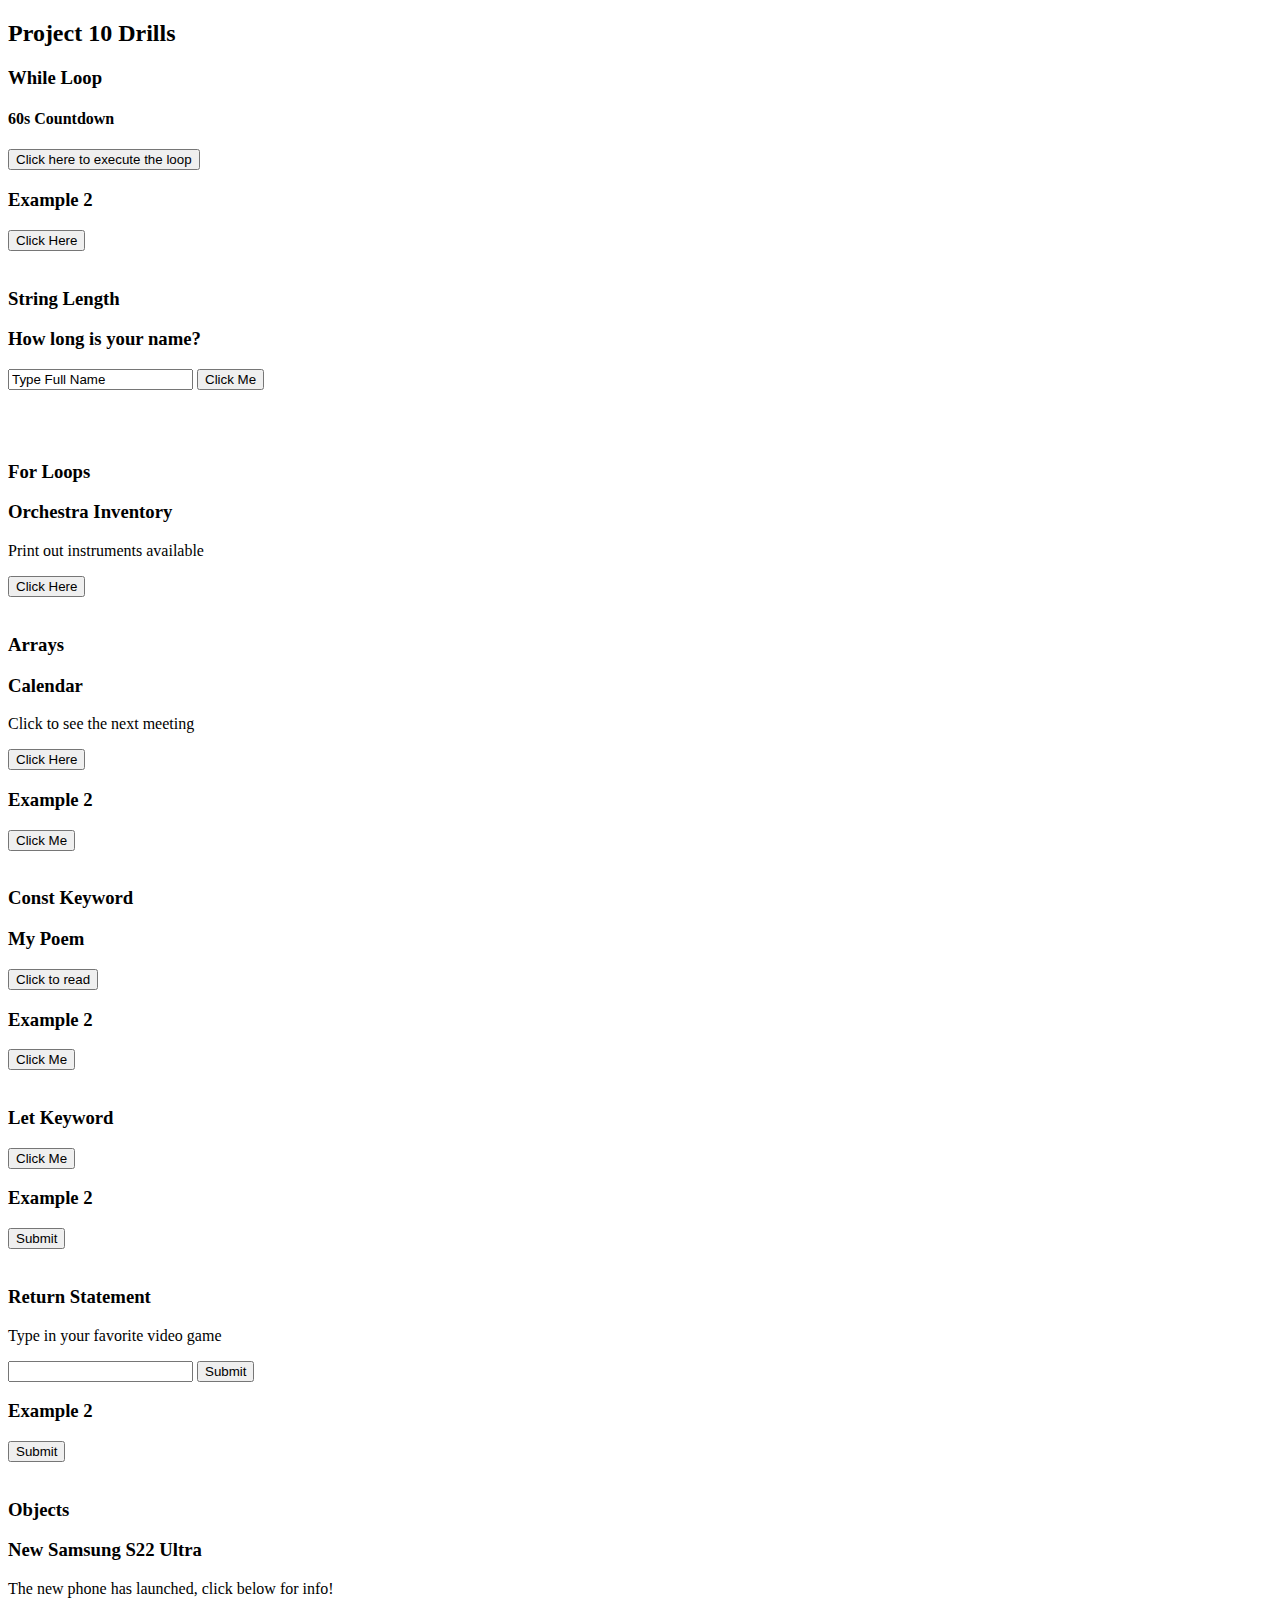
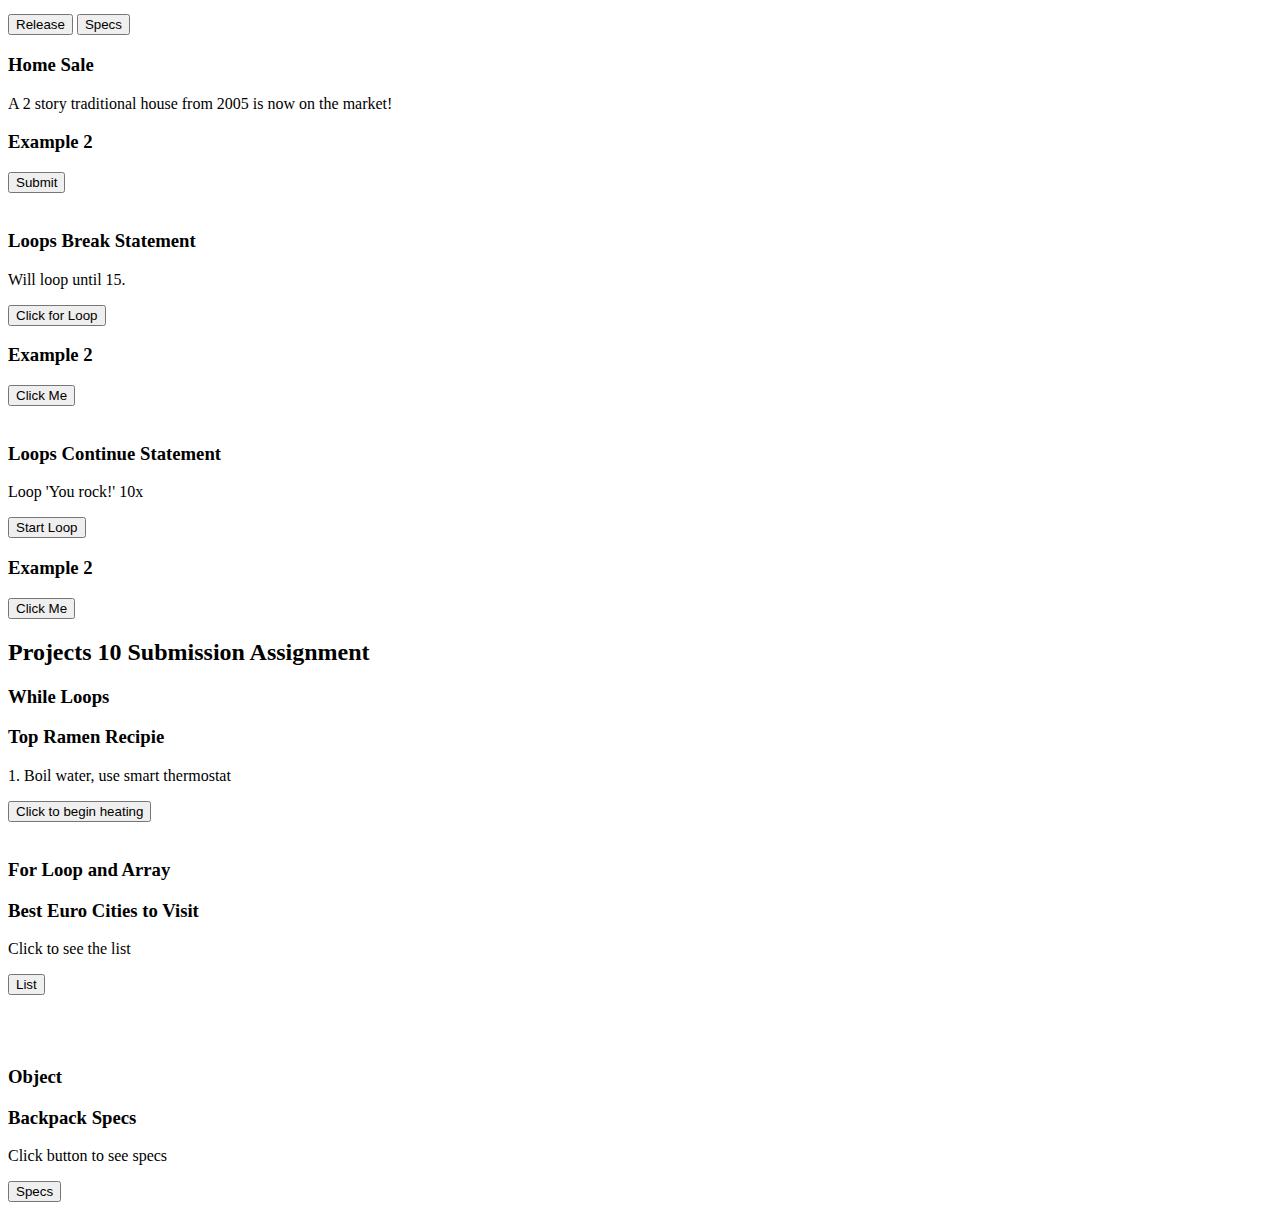
<file: Basic JavaScript Projects/Project10_loops_arrays/index.html>
<!DOCTYPE html>
<html lang="en">
    <head>
        <meta charset="utf-8">
        <title> Project 10 Loops and Arrays </title>
        <script src="./JS/main.js" defer></script>
    </head>
    <body>

        <h2> Project 10 Drills </h2>

        <h3> While Loop </h3>
        <h4> 60s Countdown </h4>
        <p id="Loop"></p>
        <button onclick="countTen()">Click here to execute the loop</button>

        <h3>Example 2</h3>
        <p id="message"></p>
        <button onclick="while_Function()">Click Here</button>

        <br> <br>

        <h3>String Length</h3>
        <h3>How long is your name?</h3>
        <input id="name" type="text" value="Type Full Name"/>
        <button onclick="nameFunct()">Click Me</button>
        <p id ="fullName"></p>

        <br> <br>
        
        <h3> For Loops </h3>
        <h3>Orchestra Inventory</h3>
        <p>Print out instruments available</p>
        <p id="List_of_Instruments"></p>
        <button onclick="for_Loop()">Click Here</button>

        <br> <br>

        <h3>Arrays</h3>
        <h3>Calendar</h3>
        <p>Click to see the next meeting</p>
        <p id="Array"></p>
        <button onclick="array_Function()">Click Here</button>

        <h3>Example 2</h3>
        <p id="item"></p>
        <button onclick="array_Function2()">Click Me</button>

        <br> <br>

        <h3>Const Keyword</h3>
        <h3>My Poem</h3>
        <p id="Constant"></p>
        <button onclick="constant_function()">Click to read</button>

        <h3> Example 2 </h3>
        <p id="Constant2"></p>
        <button onclick="constant_function2()">Click Me</button>

        <br> <br>

        <h3>Let Keyword</h3>
        <p id="output"></p>
        <p id="output2"></p>
        <button onclick="let_Funct()">Click Me</button>

        <h3> Example 2 </h3>
        <p id="letkw"></p>
        <button onclick="let_Funct2()">Submit</button>


        <br> <br>

        <h3>Return Statement</h3>
        <p>Type in your favorite video game</p>
        <input id="vidgame" type="text" value=""/>
        <button onclick="testReturn()">Submit</button>
        <p id="response"></p>
        
        <h3>Example 2</h3>
        <p id="return"></p>
        <button onclick="return_function()">Submit</button>

        <br> <br> 

        <h3>Objects</h3>
        <h3>New Samsung S22 Ultra</h3>
        <p>The new phone has launched, click below for info!</p>
        <p id="info"></p>
        <button onclick="productInfo()">Release</button>
        <button onclick="productInfo2()">Specs</button>

        <h3>Home Sale</h3>
        <p id="sale"></p>

        <h3> Example 2 </h3>
        <p id="obj2"></p>
        <button onclick="function_Object()">Submit</button>

        <br> <br>

        <h3>Loops Break Statement</h3>
        <p>Will loop until 15.</p>
        <p id="loop"></p>
        <button onclick="loopFunct()">Click for Loop</button>

        <h3>Example 2</h3>
        <p id="work"></p>
        <button onclick="break_function()">Click Me</button>

        <br> <br> 

        <h3>Loops Continue Statement</h3>
        <p>Loop 'You rock!' 10x</p>
        <p id="loop2"></p>
        <button onclick="loop2Funct()">Start Loop</button>

        <h3>Example 2</h3>
        <p id="work2"></p>
        <button onclick="continue_Function()">Click Me</button>

        <h2> Projects 10 Submission Assignment </h2>

        <h3> While Loops </h3>
        <h3>Top Ramen Recipie</h3>
        <p>1. Boil water, use smart thermostat</p>
        <p id="reply"></p>
        <button onclick="foodTemp()">Click to begin heating</button>

        <br> <br>

        <h3>For Loop and Array</h3>
        <h3>Best Euro Cities to Visit</h3>
        <p>Click to see the list</p>
        <button onclick="travelFunct()">List</button>
        <p id="citylist"></p>

        <br> <br>

        <h3>Object</h3>
        <h3>Backpack Specs</h3>
        <p>Click button to see specs</p>
        <button onclick="bpSpecs()">Specs</button>
        <p id="bplist"></p>
        

    </body>
</html>
</file>
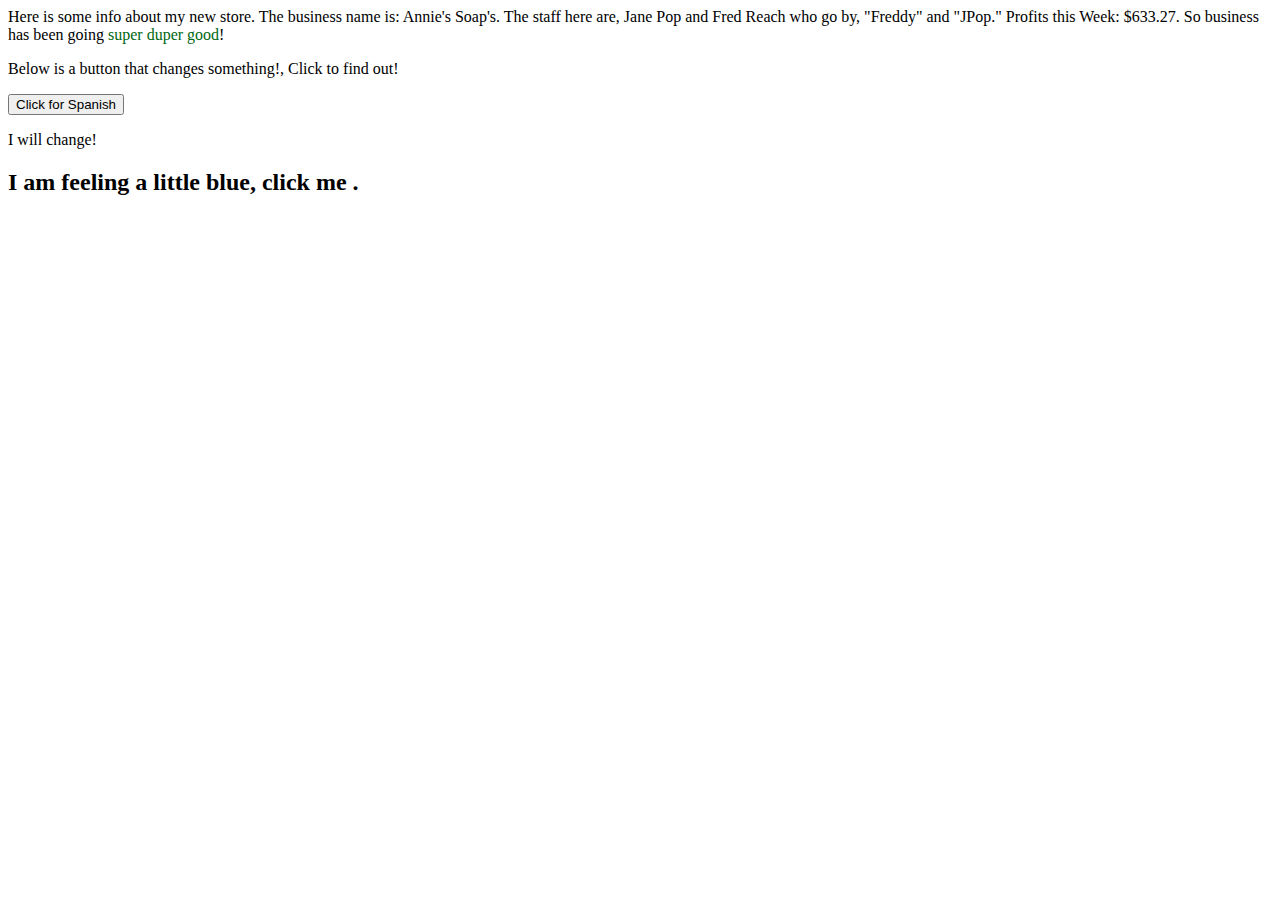
<file: Basic JavaScript Projects/Project1_expressions_alert/index.html>
<!DOCTYPE html>
<html lang="en">
    <head>
        <meta charset="utf-8">
        <title> Project 1 </title>
        <script src="./JS/main.js"></script>
    </head>

    <body>
        
        <p> Below is a button that changes something!, Click to find out!</p>
        <button onclick= "translateES()"> Click for Spanish </button>
        <p id="spanish"> I will change! </p>

        <h2 id="blueText" onclick="colorChange()"> I am feeling a little blue, click me .</h2>

        <script>
            function colorChange() {
                document.getElementById('blueText').style.color = "blue";
            }
        </script>
    </body>
</html>
</file>
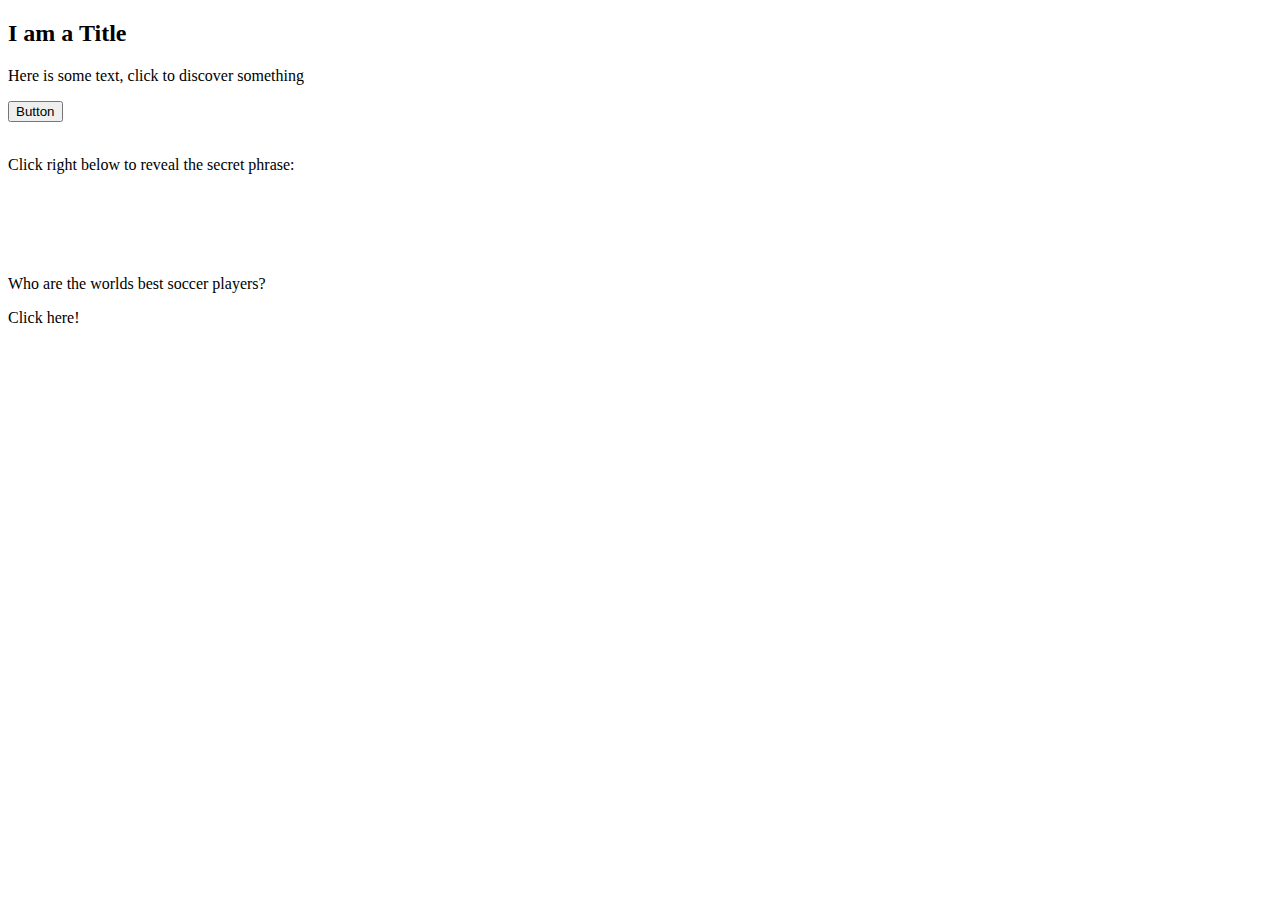
<file: Basic JavaScript Projects/Project2_functions/index.html>
<!DOCTYPE html>
<html>
    <head>
        <meta charset="utf-8">
        <title> Function </title>
        <script src="./JS/main.js"></script> 
    </head>
    <body>
        <h2 > I am a Title </h2>
        <p id="wonder"> Here is some text, click to discover something </p>

        <button onclick="function_A()">Button</button>
        
        <br><br>

        <p>Click right below to reveal the secret phrase:</p>
        <p onclick="changeMe()" id="target" style="color: white; font-size: xx-large;">The Curious Case of Mr.Applebottom</p>

        <p> Who are the worlds best soccer players? </p>
        <p id="martian" onclick="conCat()"> Click here! </p>



        
    </body>

</html>
</file>
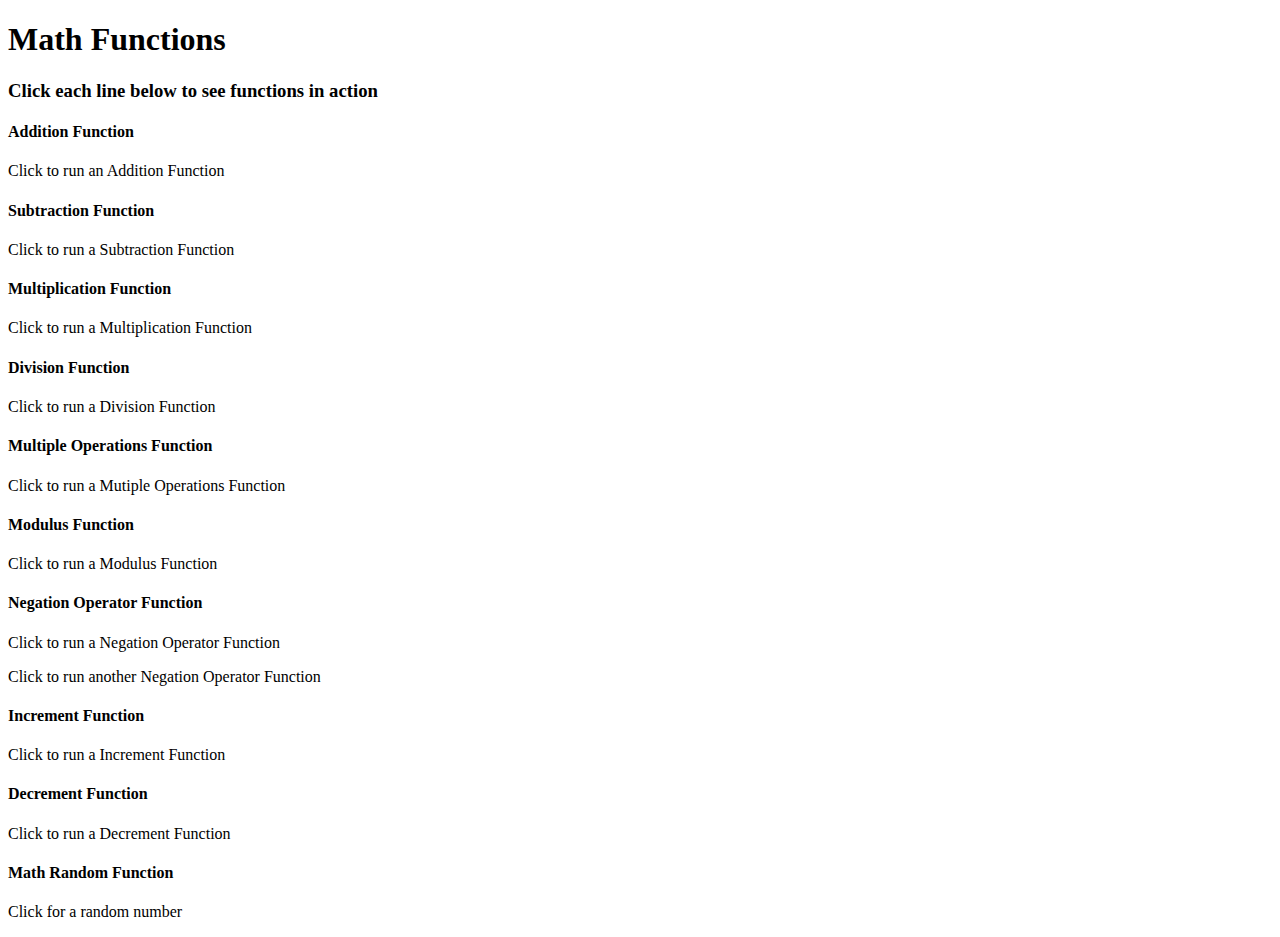
<file: Basic JavaScript Projects/Project3_math_operations/index.html>
<!DOCTYPE html>
<html lang="en">
    <head>
        <meta chartset="utf-8">
        <title>JS Math Operations</title>
        <script src="JS/main.js"></script>
    </head>
    <body>
        <h1> Math Functions</h1>
        <h3> Click each line below to see functions in action</h3>

        <h4> Addition Function</h4>
        <p id="add" onclick="additionFunct()">Click to run an Addition Function</p>

        <h4> Subtraction Function</h4>
        <p id="sub" onclick="subtractionFunct()">Click to run a Subtraction Function</p>

        <h4> Multiplication Function</h4>
        <p id="mult" onclick="multFunct()">Click to run a Multiplication Function</p>

        <h4> Division Function</h4>
        <p id="divide" onclick="splitBill()">Click to run a Division Function</p>

        <h4> Multiple Operations Function</h4>
        <p id="multop" onclick="addmultFunct()">Click to run a Mutiple Operations Function</p>

        <h4> Modulus Function</h4>
        <p id="mod" onclick="modFunct()">Click to run a Modulus Function</p>

        <h4> Negation Operator Function</h4>
        <p id="profL" onclick="profitLoss()">Click to run a Negation Operator Function</p>
        
        <p id="age" onclick="ageFunct()">Click to run another Negation Operator Function</p>

        <h4> Increment Function</h4>
        <p id="incrNum" onclick="incrNum()">Click to run a Increment Function</p>

        <h4> Decrement Function</h4>
        <p id="decrNum" onclick="decrNum()">Click to run a Decrement Function</p>

        <h4> Math Random Function</h4>
        <p id="randNum" onclick="randNum()">Click for a random number</p>

    </body>

</html>
</file>
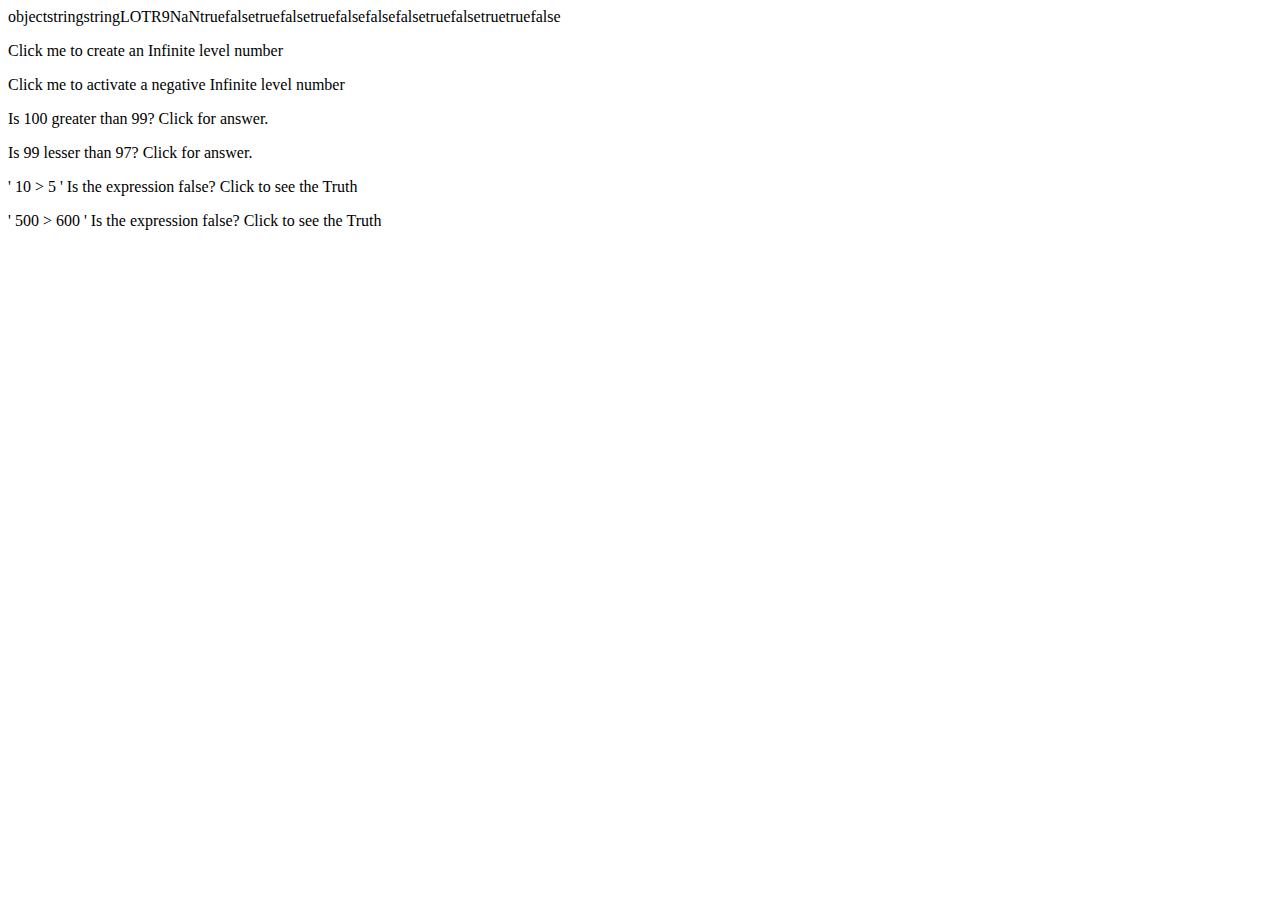
<file: Basic JavaScript Projects/Project5_comparisons_type_coercion/index.html>
<!DOCTYPE html>
<html>
    <head>
        <meta charset="utf-8">
        <title> Project5 Comparisons </title>
        <script src="./JS/main.js"></script>
    </head>
    <body>


        <p id="infinite" onclick="infinite()"> Click me to create an Infinite level number </p>

        <p id="neginfinite" onclick="negInfinite()"> Click me to activate a negative Infinite level number </p>

        <p id="bool1" onclick="comp1()"> Is 100 greater than 99? Click for answer.</p>

        <p id="bool2" onclick="comp2()"> Is 99 lesser than 97? Click for answer.</p>

        <p id="not" onclick="notFunct()"> ' 10 > 5 ' Is the expression false? Click to see the Truth </p>

        <p id="not2" onclick="notFunct2()"> ' 500 > 600 ' Is the expression false? Click to see the Truth </p>

    </body>
</html>
</file>
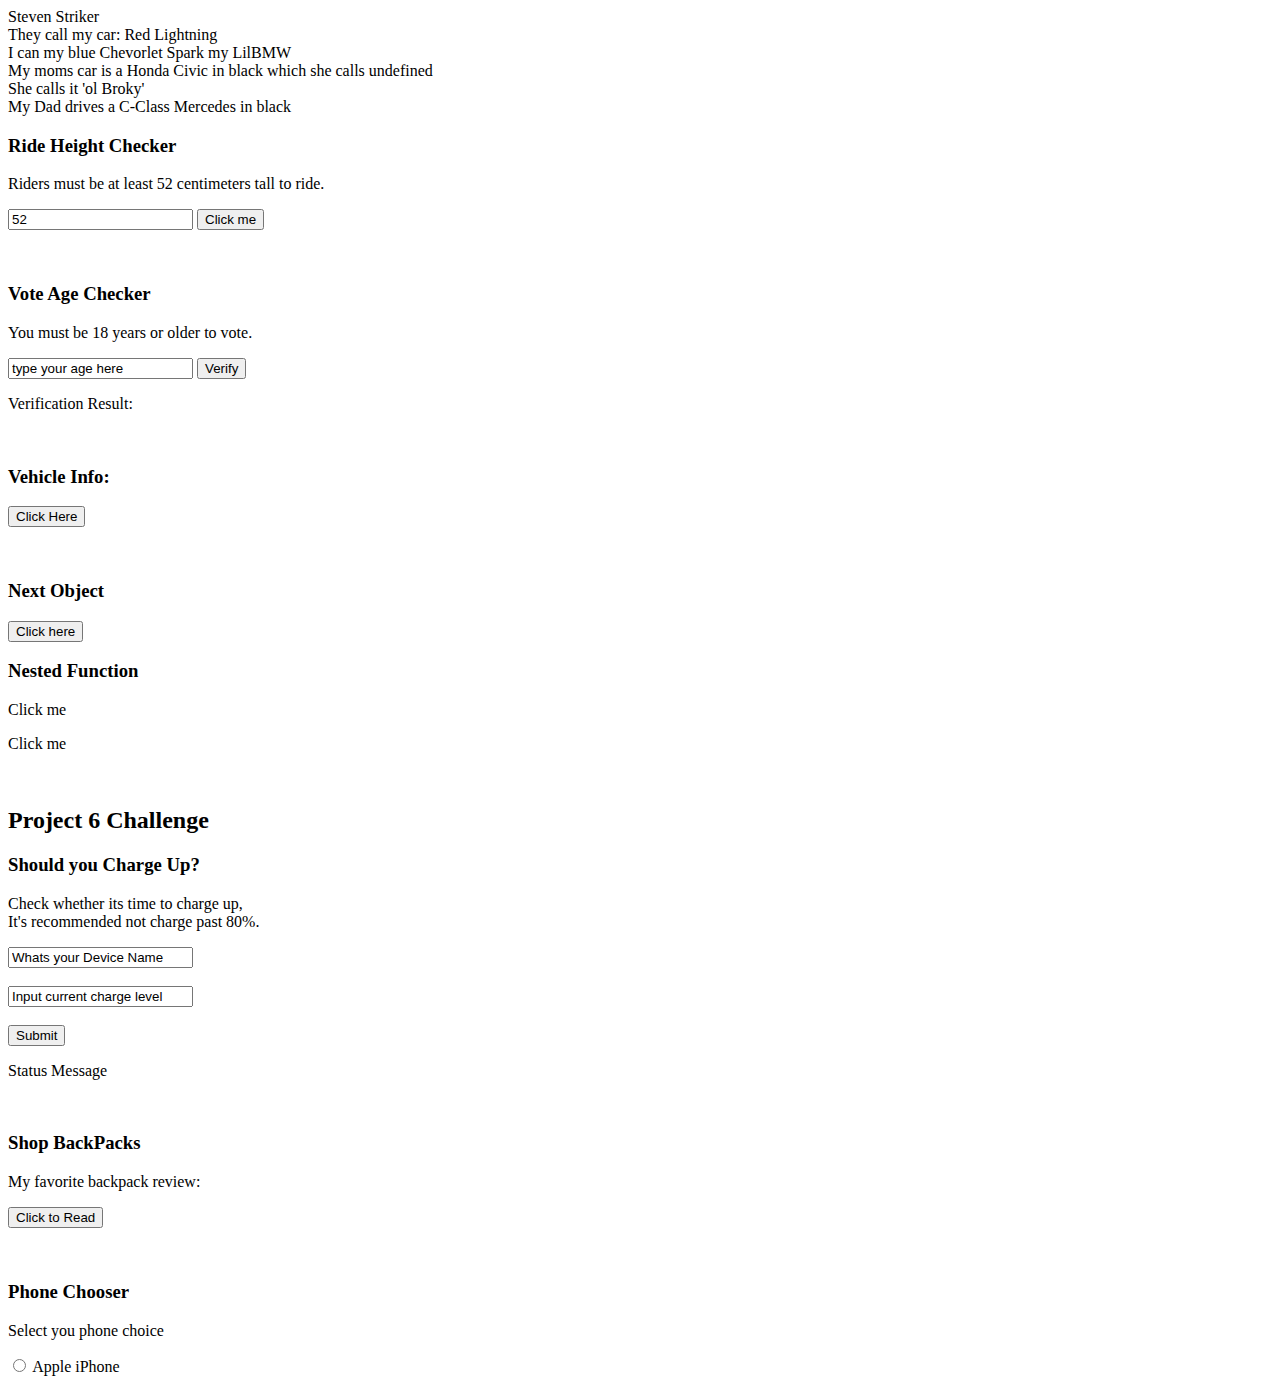
<file: Basic JavaScript Projects/Project6_ternary_operators_constructors/index.html>
<!DOCTYPE html>
<html>
    <head>
        <meta chartset="utf-8">
        <title> Project6 Ternary Operators / Constructors </title>
        <script src="./JS/main.js"></script>
    </head>
    <body>
        <h3>Ride Height Checker</h3>
        <p>Riders must be at least 52 centimeters tall to ride.</p>
        <input type="text" id="Height" value="52"/>
        <button onclick="Ride_Function()">Click me</button>
        <p id="Ride"></p>

        <br>

        <h3>Vote Age Checker</h3>
        <p> You must be 18 years or older to vote.</p>
        <input id="Age" type="text" value="type your age here"/>
        <button type="button" onclick="voteAge_Function()">Verify</button>
        <p>Verification Result:</p>
        <p id="Vote"></p>

        <br>

        <h3>Vehicle Info:</h3>
        <button onclick="myFunction()">Click Here </button>
        <p id="Keywords_and_Constructors"></p>

        <br>

        <h3>Next Object</h3>
        <button onclick="classFunct()">Click here</button>
        <p id="New_and_This"></p>

        <h3> Nested Function </h3>
        <p id="Nested_Function" onclick="myText()"> Click me</p>

        <p id="Nested_Function2" onclick="myBasic_Function()">Click me</p>


        <br>

        <h2> Project 6  Challenge </h2>

        <h3>Should you Charge Up?</h3>
        <p> Check whether its time to charge up, <br> It's recommended not charge past 80%.</p>
        <input id="Device" type="text" value="Whats your Device Name"> <br><br>
        <input id="Charge" type="text" value="Input current charge level"> <br> <br>
        <button type="submit" onclick="chargeCheck()" value="submit">Submit</button>
        <p id="charge_status">Status Message</p>

        <br>
        
        <h3>Shop BackPacks</h3>
        <p> My favorite backpack review: </p>
        <p id="disBP"></p>
        <button id="bp1" onclick="shopBP()">Click to Read</button>
        <p id="disBP"></p>

        <br>

        <h3>Phone Chooser</h3>
        <p> Select you phone choice </p>

        <input id="Apple" onclick="phoneChoice()" type="radio" value="iPhone">
        <label>Apple iPhone </label> <br>

        <p id="result"></p>


    </body>
</html>
</file>
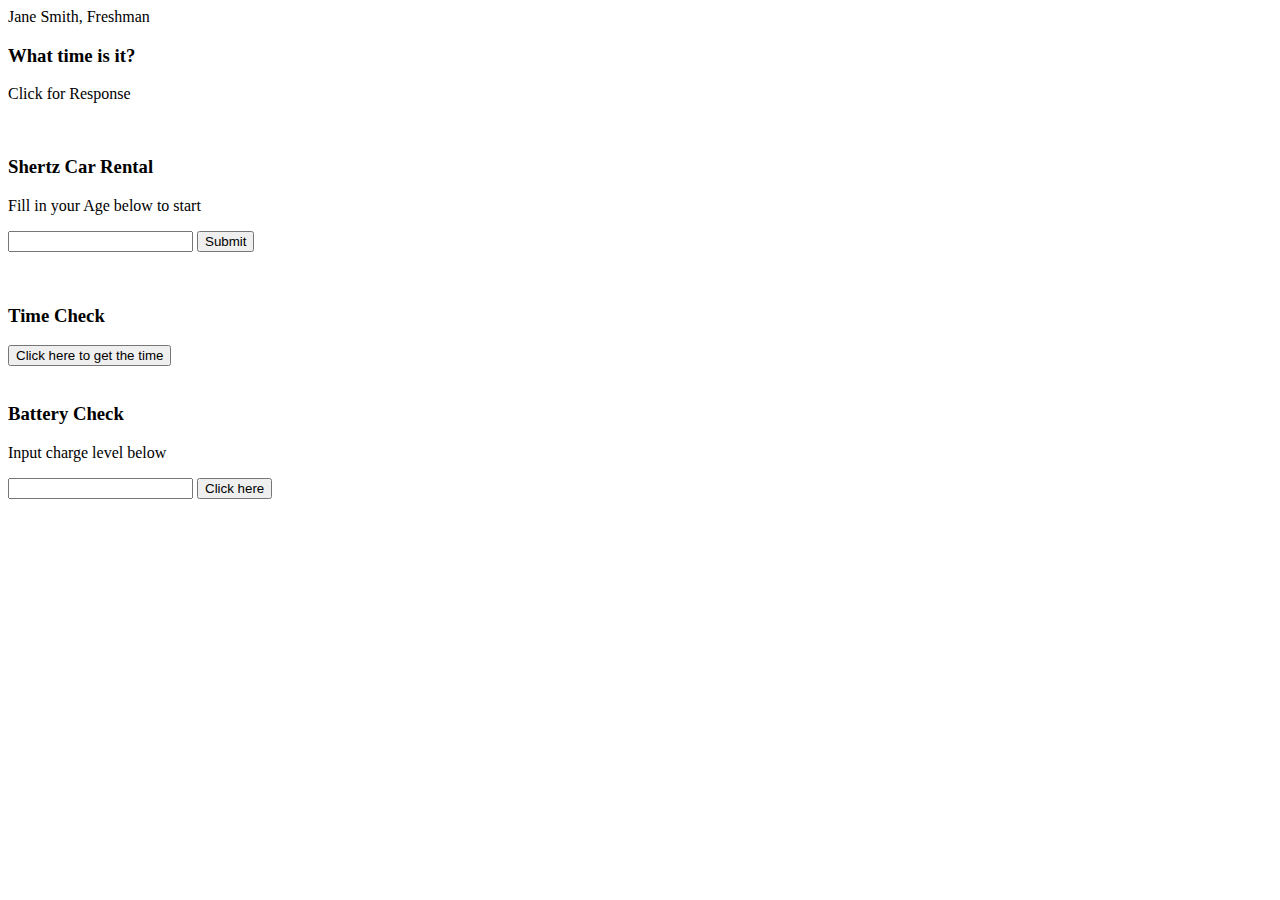
<file: Basic JavaScript Projects/Project7_scope_time_function/index.html>
<!DOCTYPE html>
<html lang="en">
    <head>
        <meta chartset="utf-8">
        <title> Project7 Scope and Time Function</title>
        <script src="./JS/main.js"></script>
    </head>
    <body>
        <h3> What time is it?</h3>
        <p id="p1" onclick="nowDate()">Click for Response</p>

        <br>
        
        <h3> Shertz Car Rental </h3>
        <p> Fill in your Age below to start</p>
        <input id="user_input" type="text" value=""/> <!-- Leaving 'value' attribute blank, keeps box empty of text-->
        <button id="button" onclick="ageVerify()">Submit</button>
        <p id="response"></p>

        <br>

        <h3> Time Check </h3>
        <p id="Time_of_day"></p>
        <button onclick="Time_function()">Click here to get the time</button>

        <br> <br>

        <h3> Battery Check </h3>
        <p> Input charge level below </p>
        <input id="bat_input" type="text" value=""/>
        <button onclick="batCheck()">Click here</button>
        <p id="battery_status"></p>


    </body>
</html>
</file>
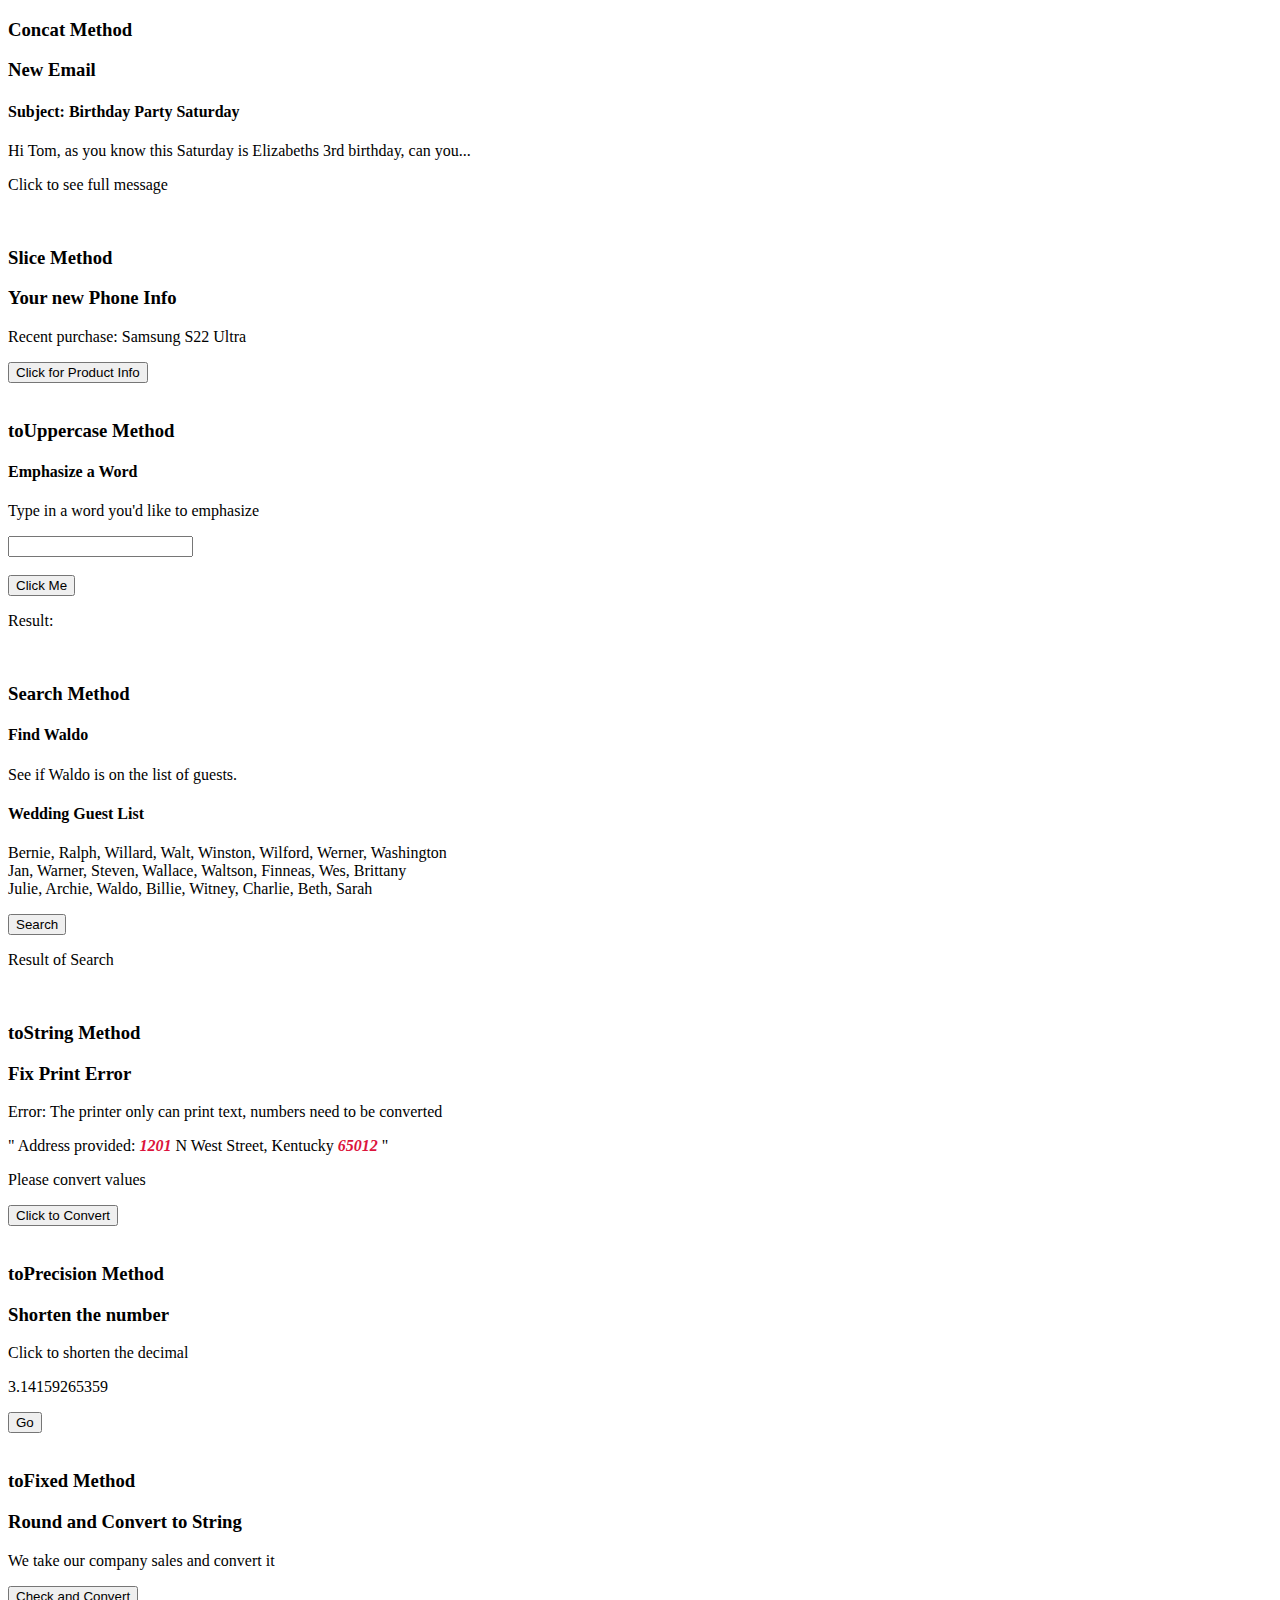
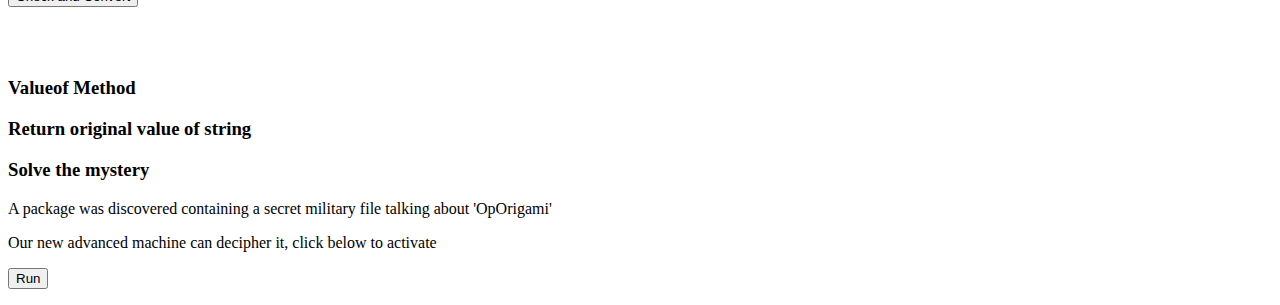
<file: Basic JavaScript Projects/Project8_string_methods/index.html>
<!DOCTYPE html>
<html>
    <head>
        <meta chartset="utf-8">
        <title>Project8 String Methods</title>
        <script src="./JS/main.js"></script>
        <style>
            span {
                font-weight: 600;
                font-style: italic;
                color: crimson;
            }
        </style>
    </head>
    <body onload = "startNumber()">

        <h3>Concat Method</h3>
        <h3>New Email</h3>
        <h4>Subject: Birthday Party Saturday</h4>
        <p id="full_string">Hi Tom, as you know this Saturday is Elizabeths 3rd birthday, can you...</p>
        <p onclick="concatSent()">Click to see full message</p>

        <br>

        <h3>Slice Method</h3>
        <h3>Your new Phone Info</h3>
        <p></p> Recent purchase: Samsung S22 Ultra</p>
        <p id="slice1"></p>
        <p id="slice2"></p>
        <button onclick="sliceFunct()">Click for Product Info</button>
        
        <br> <br>

        <h3>toUppercase Method</h3>
        <h4>Emphasize a Word</h4>
        <p> Type in a word you'd like to emphasize</p>
        <input id ="user_word" type="text" value=""/> <br> <br>
        <button onclick="caps()">Click Me</button>
        <p id="result">Result: </p>

        <br>

        <h3>Search Method</h3>
        <h4> Find Waldo</h4>
        <p>See if Waldo is on the list of guests.</p>
        <h4> Wedding Guest List</h4>
        <p id="guests">Bernie, Ralph, Willard, Walt, Winston, Wilford, Werner, Washington <br>
            Jan, Warner, Steven, Wallace, Waltson, Finneas, Wes, Brittany <br>
            Julie, Archie, Waldo, Billie, Witney, Charlie, Beth, Sarah</p>
        <button onclick="findMe()">Search</button>
        <p id="search_result">Result of Search</p>

        <br>

        <h3>toString Method</h3>
        <h3 id = "txt">Fix Print Error</h3>
        <p id ="error">Error: The printer only can print text, numbers need to be converted</p>
        <p id="input">" Address provided: <span id="t1">1201</span> N West Street, Kentucky <span id="t2">65012</span> "</p> 
        <p id="message"> Please convert values </p>
        <button onclick="convertText()">Click to Convert</button>

        <br> <br>

        <h3>toPrecision Method</h3>
        <h3> Shorten the number </h3>
        <p>Click to shorten the decimal</p>
        <p id="dec_num"></p>
        <button onclick="shortFunct()">Go</button>

        <br> <br>

        <h3>toFixed Method</h3>
        <h3>Round and Convert to String</h3>
        <p> We take our company sales and convert it</p>
        <p id="start_num"></p>
        <button onclick="roundtoText()">Check and Convert</button>
        <p id="end_num"></p>

        <br> <br>

        <h3>Valueof Method</h3>
        <h3> Return original value of string </h3>
        <h3>Solve the mystery</h3>
        <p>A package was discovered containing a secret military file talking about 'OpOrigami'</p>
        <p>Our new advanced machine can decipher it, click below to activate</p>
        <button onclick="decipherFunct()">Run</button>
        <p id="decipher_res"></p>


    </body>
</html>
</file>
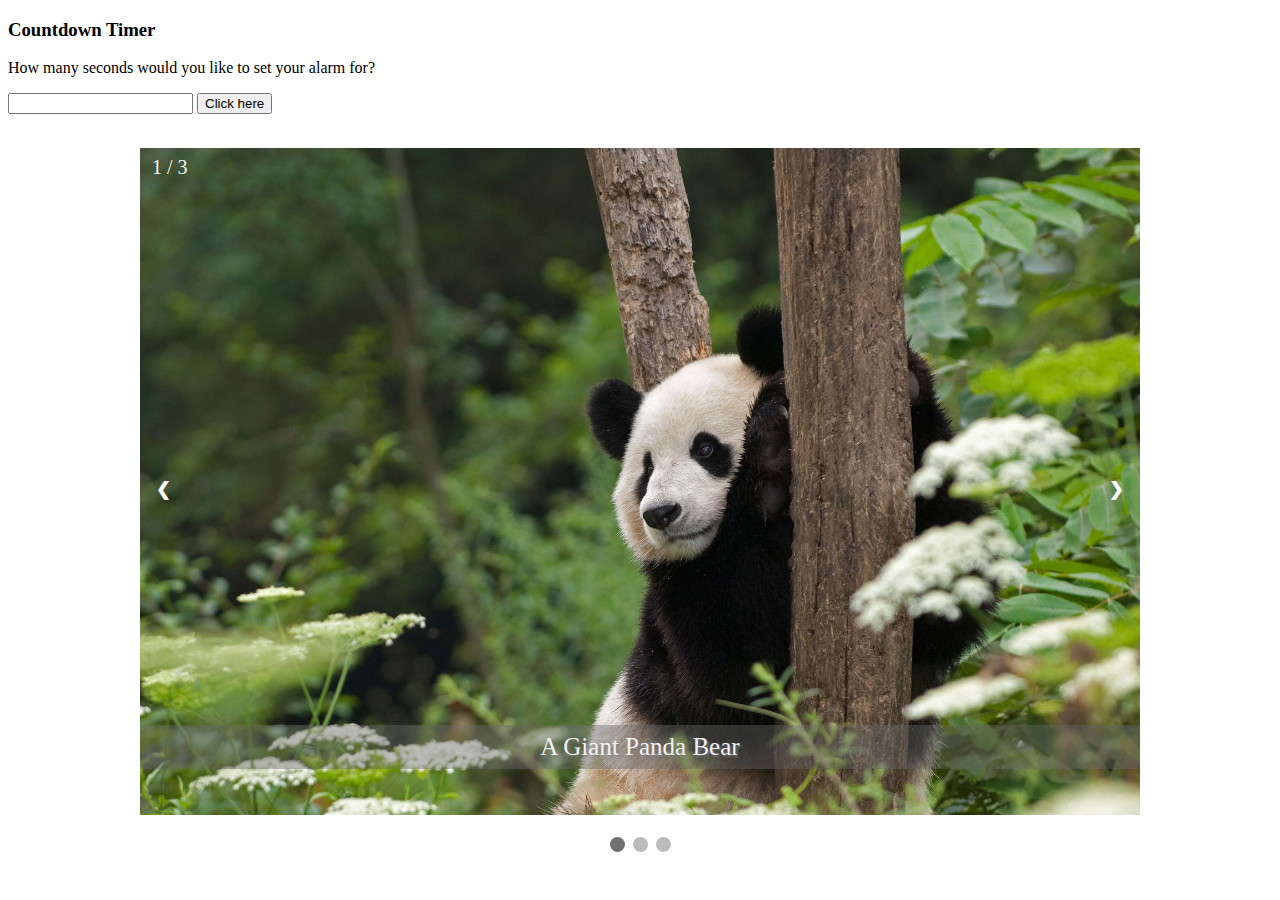
<file: Basic JavaScript Projects/Project9_countdown_slideshow/index.html>
<!DOCTYPE html>
<html lang="en">
    <head>
        <meta charset="utf-8"/>
        <title>Countdown Timer</title>
        <link rel="stylesheet" href="./CSS/main.css"/>
    </head>
    <body>
        <h3>Countdown Timer</h3>
        <p>How many seconds would you like to set your alarm for?</p>
        <input id="seconds" value=""/>
        <button onclick="countdown()">Click here</button>
        <p id="timer"></p> 

        <br>

        <!-- Slideshow container -->
        <div class="slideshow-container">

            <!-- Full width images with number and caption text -->

            <div class="mySlides fade">
                <div class="numbertext">1 / 3</div>
                <img src="./img/panda.jpg" style="width:100%">
                <div class="text">A Giant Panda Bear</div>
            </div>

            <div class="mySlides fade">
                <div class="numbertext">2 / 3</div>
                <img src="./img/owl.jpg" style="width:100%">
                <div class="text">An Owl in a cave</div>
            </div>

            <div class="mySlides fade">
                <div class="numbertext">3 / 3</div>
                <img src="./img/squirelle.jpg" style="width:100%">
                <div class="text">A Field Squirelle</div>
            </div>

            <!-- Next and previous buttons -->
            <a class="prev" onclick="plusSlides(-1)">&#10094;</a>
            <a class="next" onclick="plusSlides(1)">&#10095;</a>
        </div>
        <br>

        <!-- The dots/circles -->
        <div style="text-align:center">
            <span class="dot" onclick="currentSlide(1)"></span>
            <span class="dot" onclick="currentSlide(2)"></span>
            <span class="dot" onclick="currentSlide(3)"></span>
        </div>

        
    <script src="./JS/main.js"></script>
    </body>
</html>
</file>
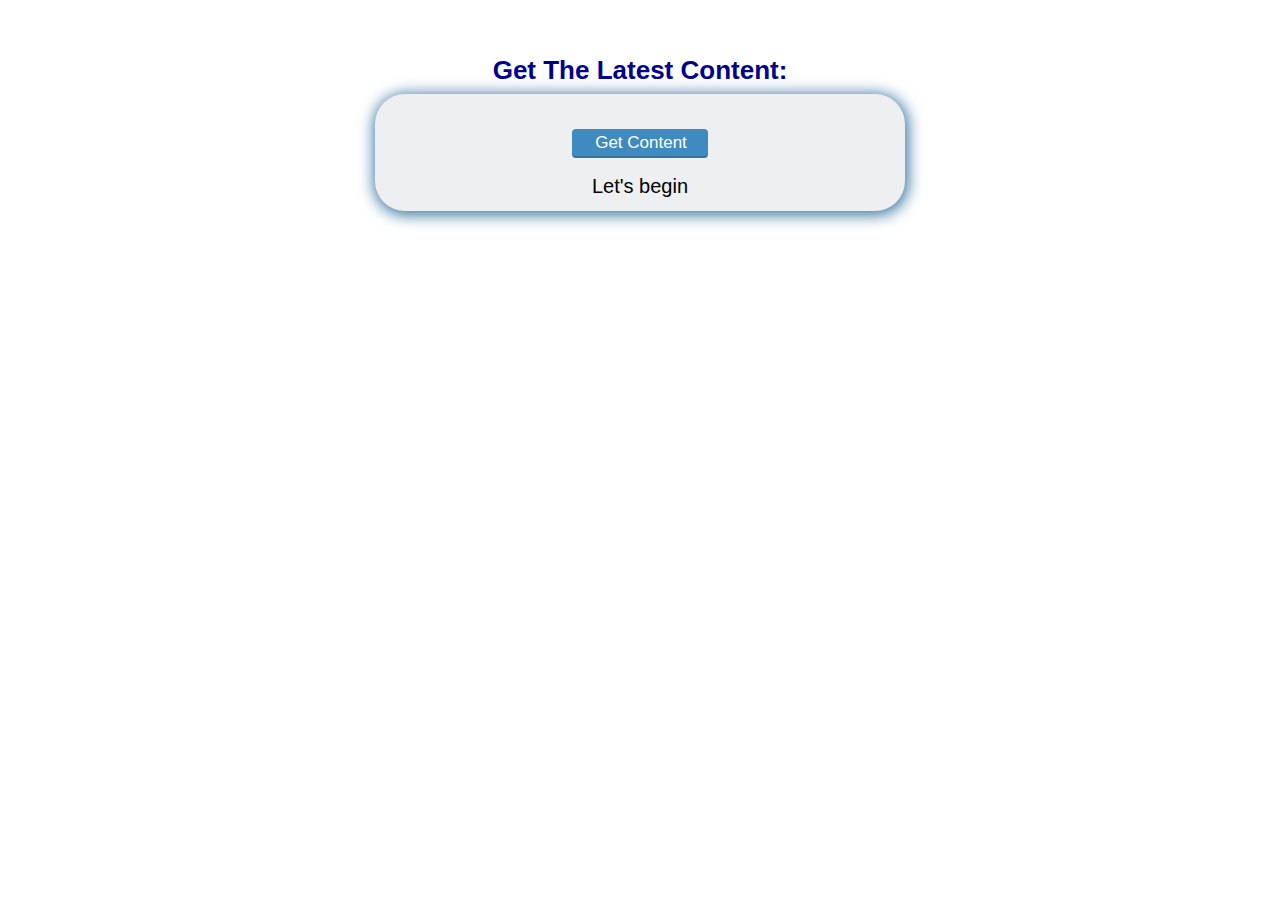
<file: AJAX/ajax_basic.html>
<!DOCTYPE html>
<html lang="en">
    <head>
        <meta charset="utf-8">
        <title>Basic AJAX Demo</title>
		<link rel="stylesheet" href="style.css">
    </head>
    <body>
        <div class="main">
			<h2>Get The Latest Content:</h2>
			<div class='content' id="content">
				<input type="button" class="button" value="Get Content" id="btn_content" onclick="getContent();"/>
                <p id="text0">Let's begin</p>
                <p id="text1"></p>
                <p id="text2"></p>
                <p id="text3"></p>
                <p id="text4"></p>
                <p id="text5"></p>
			</div>
		<script type="text/javascript">

            //STEP 1: setup the xml http request object
            var ajax = new XMLHttpRequest ();


            //STEP 2: prepare the open ajax request
            ajax.open('GET', 'content.html');

            //STEP 3: define the ajax response callback method
            //onreadychange runs at any change of readyState.
            ajax.onreadystatechange = function() {
                    // Run when readyState is 1: Connection estblished with Server
                    if (ajax.readyState = 1) {
                    document.getElementById("text1").innerHTML = "Connection established..";
                    /*console.log("Ready state: " + ajax.readyState);*/
                    }
                    // Run when readyState is 2: Request received
                    if (ajax.readyState = 2) {
                    document.getElementById("text2").innerHTML = "Request arrived";
                    }
                    // Run when readyState is 4: Request ready and response is ready.
                    if (ajax.readyState = 4) {
                    document.getElementById("text5").innerHTML = ajax.responseText;
                    }
                }
            

            //STEP 4: send the ajax request data
            function getContent() {
                ajax.send();
                
            }
			
		</script>
    </body>
</html>
</file>
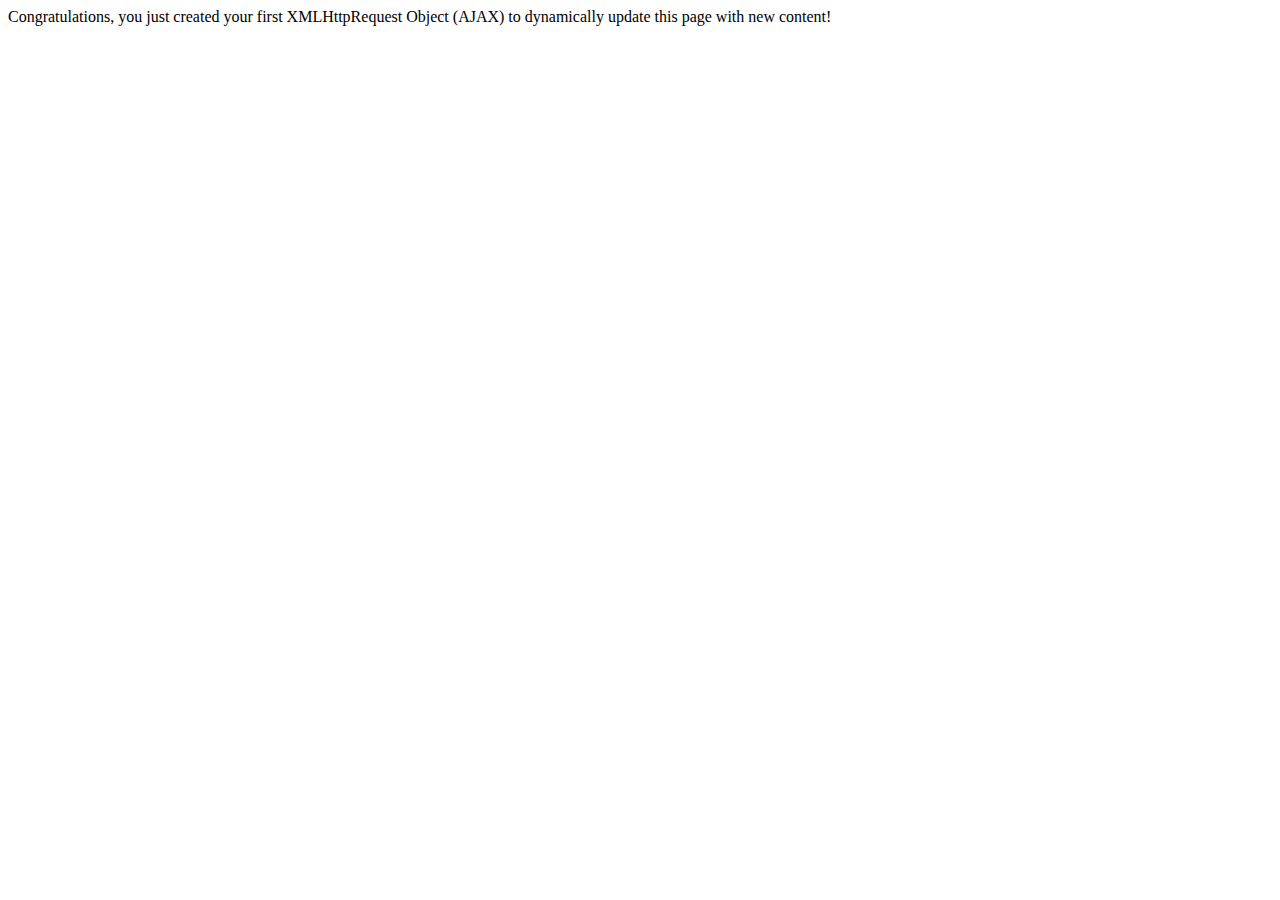
<file: AJAX/content.html>
<!DOCTYPE html>
<html lang="en">
    <head>
    </head>
    <body>
	    Congratulations, you just created your first XMLHttpRequest Object (AJAX) to dynamically update this page with new content!
    </body>
</html>
</file>
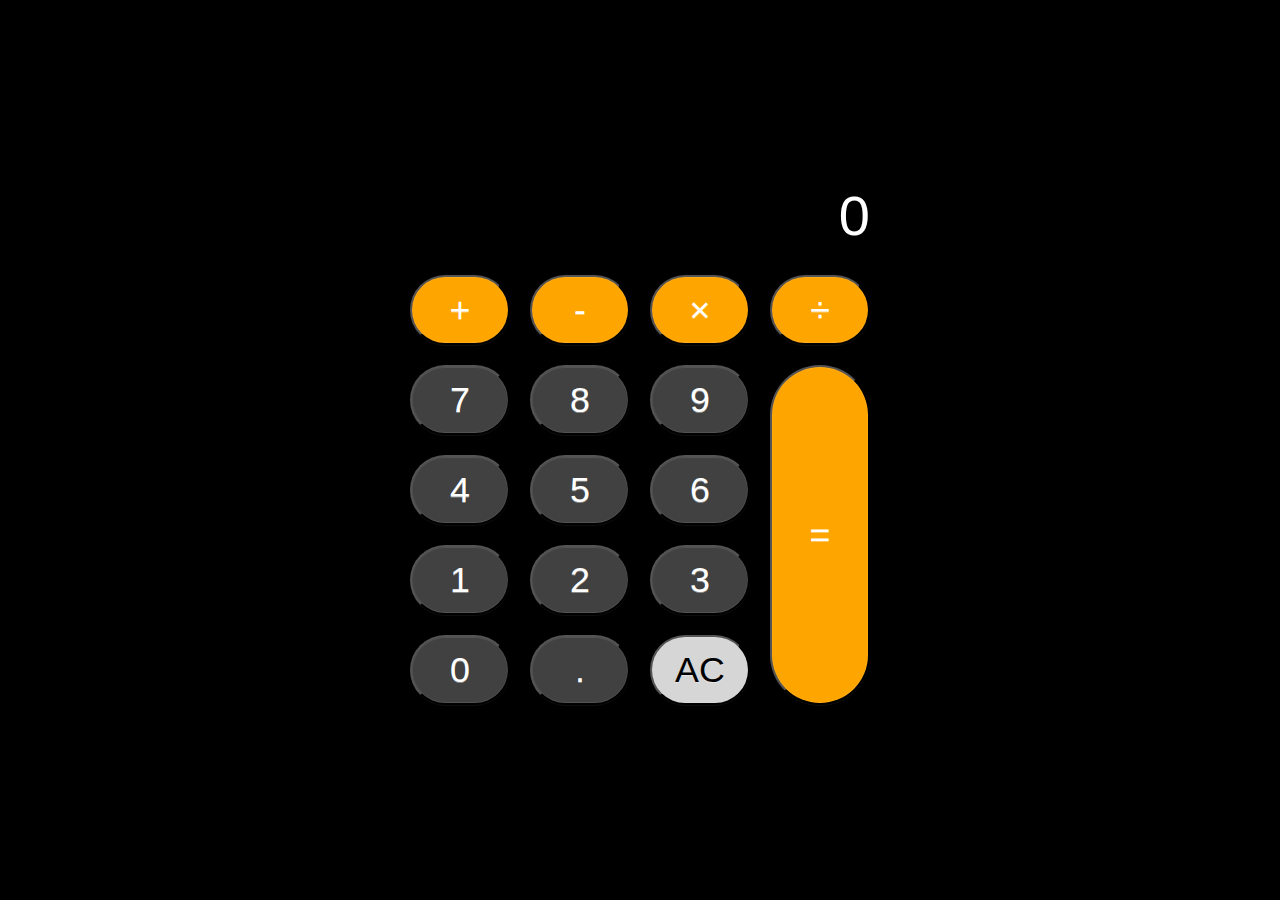
<file: Calculator_Project/calculator.html>
<!DOCTYPE html>
<html lang="en">

<head>
    <meta charset="utf-8">

    <title>Calculator</title>
    <meta name="description" content="A basic HTML, CSS, and JavaScript Calculator">
    <meta name="author" content="Jean Machado">
    <script src="JS/Calculator_JavaScript.js" defer></script>
    <link rel="stylesheet" href="CSS/Calculator_CSS.css">

</head>

<body>
    <div class="calculator">
        <input type="text" class="calculator-screen" value="0" disabled/>
        <div class="calculator-keys">

            <button type="button" class="operator" value='+'>+</button>
            <button type="button" class="operator" value='-'>-</button>
            <button type="button" class="operator" value='*'>&times;</button>
            <button type="button" class="operator" value='/'>&divide;</button>

            <button type="button" value="7">7</button>
            <button type="button" value="8">8</button>
            <button type="button" value="9">9</button>

            <button type="button" value="4">4</button>
            <button type="button" value="5">5</button>
            <button type="button" value="6">6</button>

            <button type="button" value="1">1</button>
            <button type="button" value="2">2</button>
            <button type="button" value="3">3</button>

            <button type="button" value="0">0</button>

            <button type="button" class="decimal function" value=".">.</button>
            <button type="button" class="all-clear function" value="all-clear">AC</button>
            <button type="button" class="equal-sign operator" value="=">=</button>
        </div>
    </div>
</body>
</html>
</file>
<file: Basic JavaScript Projects/Project9_countdown_slideshow/CSS/main.css>
* {
    box-sizing: border-box;
}

/* Slideshow container */

.slideshow-container {
    max-width: 1000px;
    position: relative;
    margin: auto;
    
}

/*Hides the images by default*/
.mySlides {
    display: none;
}

/*Next & previous buttons*/

.prev, .next {
    cursor: pointer;
    position: absolute;
    top: 50%;
    width: auto;
    margin-top: -22px;
    padding: 16px;
    color: white;
    font-weight: bold;
    font-size: 18px;
    transition: 0.6s ease;
    border-radius: 0 3px 3px 0;
    user-select: none;
}

/*Position the "next button" to the right*/
.next {
    right: 0;
    border-radius: 3px 0 0 3px;
}

/* On hover, add a black background color with a little bit see-through */
.prev:hover, .next:hover {
    background-color: rgba(0,0,0,0.8);
}

/*Caption text*/
.text {
    color: #f2f2f2;
    font-size: 25px;
    padding: 8px 12px;
    position: absolute;
    bottom: 50px;
    margin: auto;
    width: 100%;
    text-align: center;
    background-color: rgba(104, 104, 104, 0.432);
    text-shadow: 2px 2px 3px rgb(122, 122, 122);
}

/* Number text (1/3 etc) */
.numbertext {
    color: #f2f2f2;
    font-size: 20px;
    padding: 8px 12px;
    position: absolute;
    top: 0;
}

/* The dots/bullets/indicators */
.dot {
    cursor: pointer;
    height: 15px;
    width: 15px;
    margin: 0 2px;
    background-color: #bbb;
    border-radius: 50%;
    display: inline-block;
    transition: background-color 0.6s ease;
}

.active, .dot:hover {
    background-color: #717171;
}

/* Fading animation */
.fade {
    -webkit-animation-name: fade;
    -webkit-animation-duration: 1.5s;
    animation-name: fade;
    animation-duration: 1.5s;
}

@-webkit-keyframes fade {
    from {opacity: .4;}
    to {opacity: 1}
}

@keyframes fade {
    from {opacity: .4}
    to {opacity: 1}
}
</file>
<file: AJAX/style.css>
@charset "UTF-8";

html, body, div, span, applet, object, iframe,
h1, h2, h3, h4, h5, h6, p, blockquote, pre,
a, abbr, acronym, address, big, cite, code,
del, dfn, em, img, ins, kbd, q, s, samp,
small, strike, strong, sub, sup, tt, var,
b, u, i, center,
dl, dt, dd, ol, ul, li,
fieldset, form, label, legend,
table, caption, tbody, tfoot, thead, tr, th, td,
article, aside, canvas, details, embed,
figure, figcaption, footer, header, hgroup,
menu, nav, output, ruby, section, summary,
time, mark, audio, video {
  margin: 0;
  padding: 0;
  border: 0;
  font: inherit;
  font-size: 100%;
  vertical-align: baseline;
}

html {
  line-height: 1;
}

body {
  background: #fff;
  padding: 50px 0 0;
  font-family: "Varela Round", "Helvetica Neue", Helvetica, Arial, sans-serif;
  font-size: 1.25em;
}

article, aside, details, figcaption, figure, footer, header, hgroup, input, label, .main, menu, nav, section, summary, .users {
  display: block;
}

h2 {
  margin: 0 auto;
  font-family: Helvetica, Arial, sans-serif;
  font-size: 1.3em;
  font-weight: 600;
  margin-bottom: 8px;
  color: darkblue;
  line-height: 1.2;
}

h3 {
  margin: 0 auto;
  font-size: .75em;
}

.main {
  margin: 0 auto;
}

.main h2 {
  margin-top: 5px;
  text-align: center;
}

.users {
  margin: 0 auto;
  width: 300px;
  border-radius: 30px;
  text-align: center;
  background-color: #edeff0;
  box-shadow: 1px 2px 15px 2px #3574a0;
}

.content {
  margin: 0 auto;
  padding:15px 15px;
  width: 500px;
  border-radius: 30px;
  text-align: center;
  background-color: #edeff0;
  box-shadow: 1px 2px 15px 2px #3574a0;
}

.button {
  background: #3f8abf;
  padding: 1px 18px 0 20px;
  margin: 20px auto;
  font-family: "Varela Round", "Helvetica Neue", Helvetica, Arial, sans-serif;
  font-size: .85em;
  color: white;
  font-weight: 500;
  border: 3px solid #3f8abf;
  outline: none;
  cursor: pointer;
  display: -moz-inline-stack;
  display: inline-block;
  vertical-align: middle;
  -webkit-border-radius: 4px;
  -moz-border-radius: 4px;
  -ms-border-radius: 4px;
  -o-border-radius: 4px;
  border-radius: 4px;
  -webkit-box-shadow: 0 2px 0 0 #3574a0;
  -moz-box-shadow: 0 2px 0 0 #3574a0;
  box-shadow: 0 2px 0 0 #3574a0;
  -webkit-transition: 0.3s;
  -moz-transition: 0.3s;
  -o-transition: 0.3s;
  transition: 0.3s;
}
.button:hover {
  background: #397cac;
  border-color: #397cac;
  -webkit-box-shadow: 0 2px 0 0 #2c6085;
  -moz-box-shadow: 0 2px 0 0 #2c6085;
  box-shadow: 0 2px 0 0 #2c6085;
}

input[type=text] {
  margin: 0 auto;
  width: 250px;
  font-size: .95em;
  text-align: center;
}

label {
	padding-top: 10px;
  margin-top: 20px;
  margin-bottom: 10px;
  color: darkblue;
  font-weight: 300;
}

textarea {
  width: 250px;
  font-size: .95em;
}

select {
  width: 250px;
  font-size: .95em;
}
</file>
<file: Calculator_Project/CSS/Calculator_CSS.css>
html {
    font-size: 70%;
    box-sizing: border-box;
    background-color: black;
}

*, *::before, *::after {
    margin: 0;
    padding: 0;
    box-sizing: inherit;
}

.calculator {
    border-radius: 7px;
    position: absolute;
    top: 50%;
    left: 50%;
    transform: translate(-50%, -50%);
    width: 500px;
}

.calculator-screen {
    width: 100%;
    font-size: 5rem;
    height: 80px;
    border: none;
    background-color: black;
    color: white;
    text-align: right;
    padding-right: 20px;
    padding-left: 20px;
    border-radius: 7px, 7px, 0px, 0px;
}

button {
    height: 70px;
    border-radius: 70px;
    background-color: rgb(65, 65, 65);
    font-size: 3.2rem;
    color: white;
    background-image: linear-gradient(to bottom, transparent, transparent 50%, rgba (0, 0, 0, .06));
    text-shadow: 0 1px rgba(255, 255, 255, .4);
    box-shadow: inset 0 0 0 1px rgba(255, 255, 255, .05), inset 0 1px 0 0 rgba(255, 255, 255, .05), inset 0 -1px 0 0 rgba(255, 255, 255, .05), 0 1px 0 0 rgba(255, 255, 255, .05);
}

button:hover {
    background-color: rgb(131, 131, 131);
}

.operator {
    color: white;
    background-color:  orange;
}

.operator:hover {
    background-color: rgb(255, 197, 88);
}

.all-clear {
    background-color: rgb(214, 214, 214);
    color: black;
}

.all-clear:hover {
    background-color: rgb(238, 238, 238);
}

.equal-sign {
    background-color: orange;
    color: #fff;
    height: 100%;
    grid-area: 2 / 4 / 6 / 5;
}

.equal-sign:hover {
    background-color: rgb(255, 197, 88);
}

.calculator-keys {
    display: grid;
    grid-template-columns: repeat(4, 1fr);
    grid-gap: 20px;
    padding: 20px;
}
</file>
